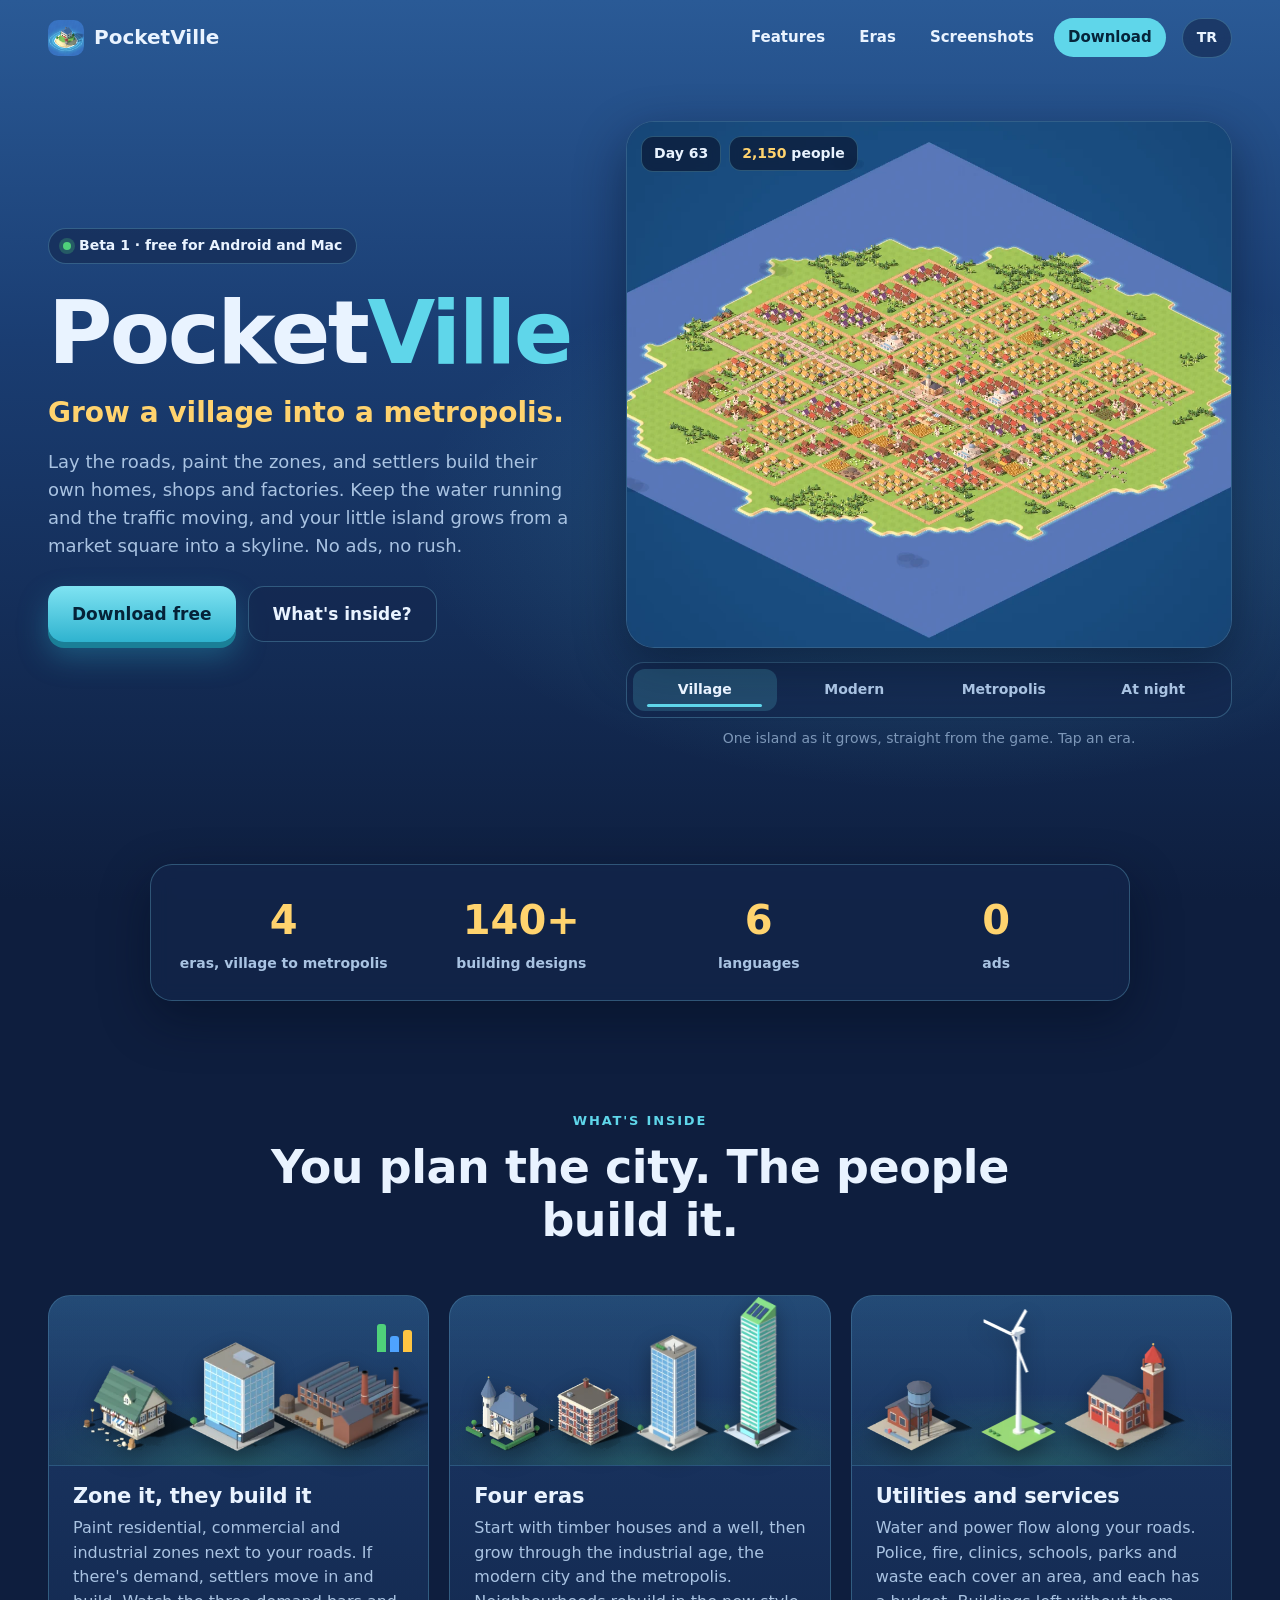
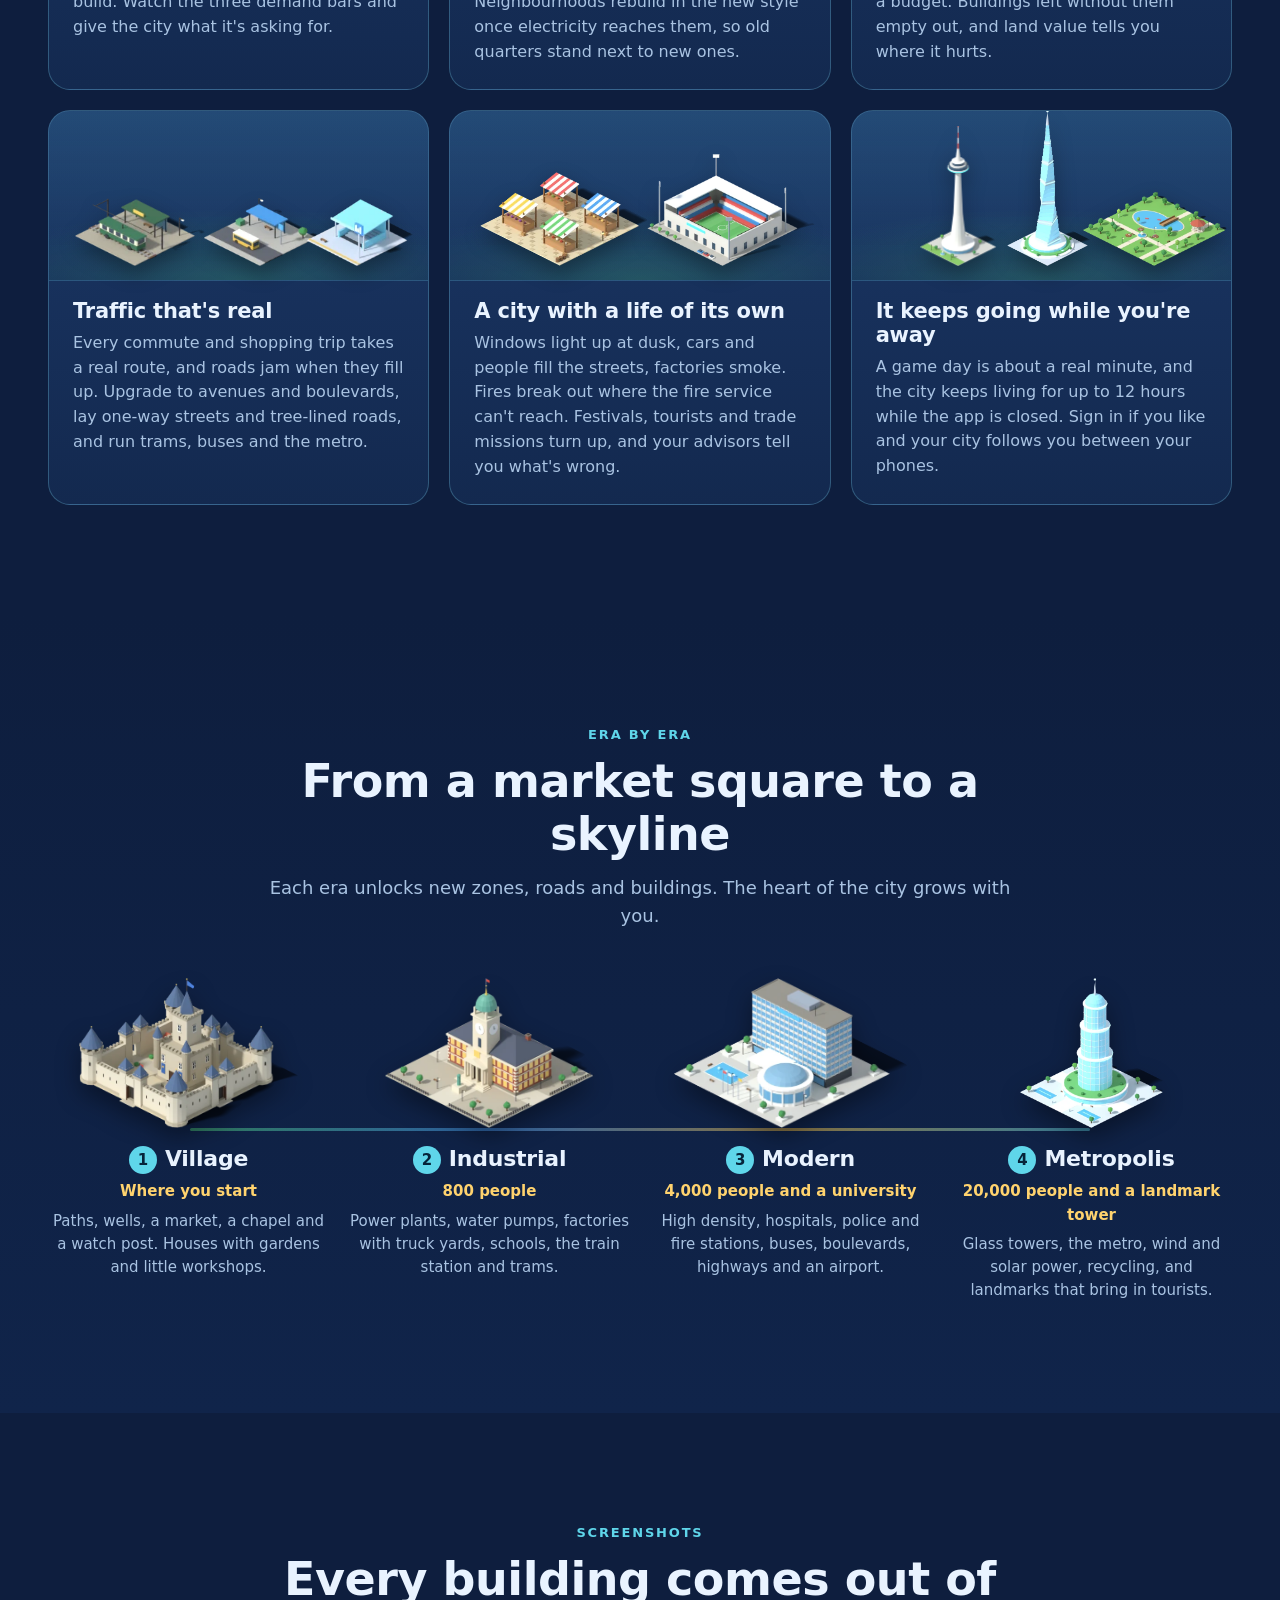
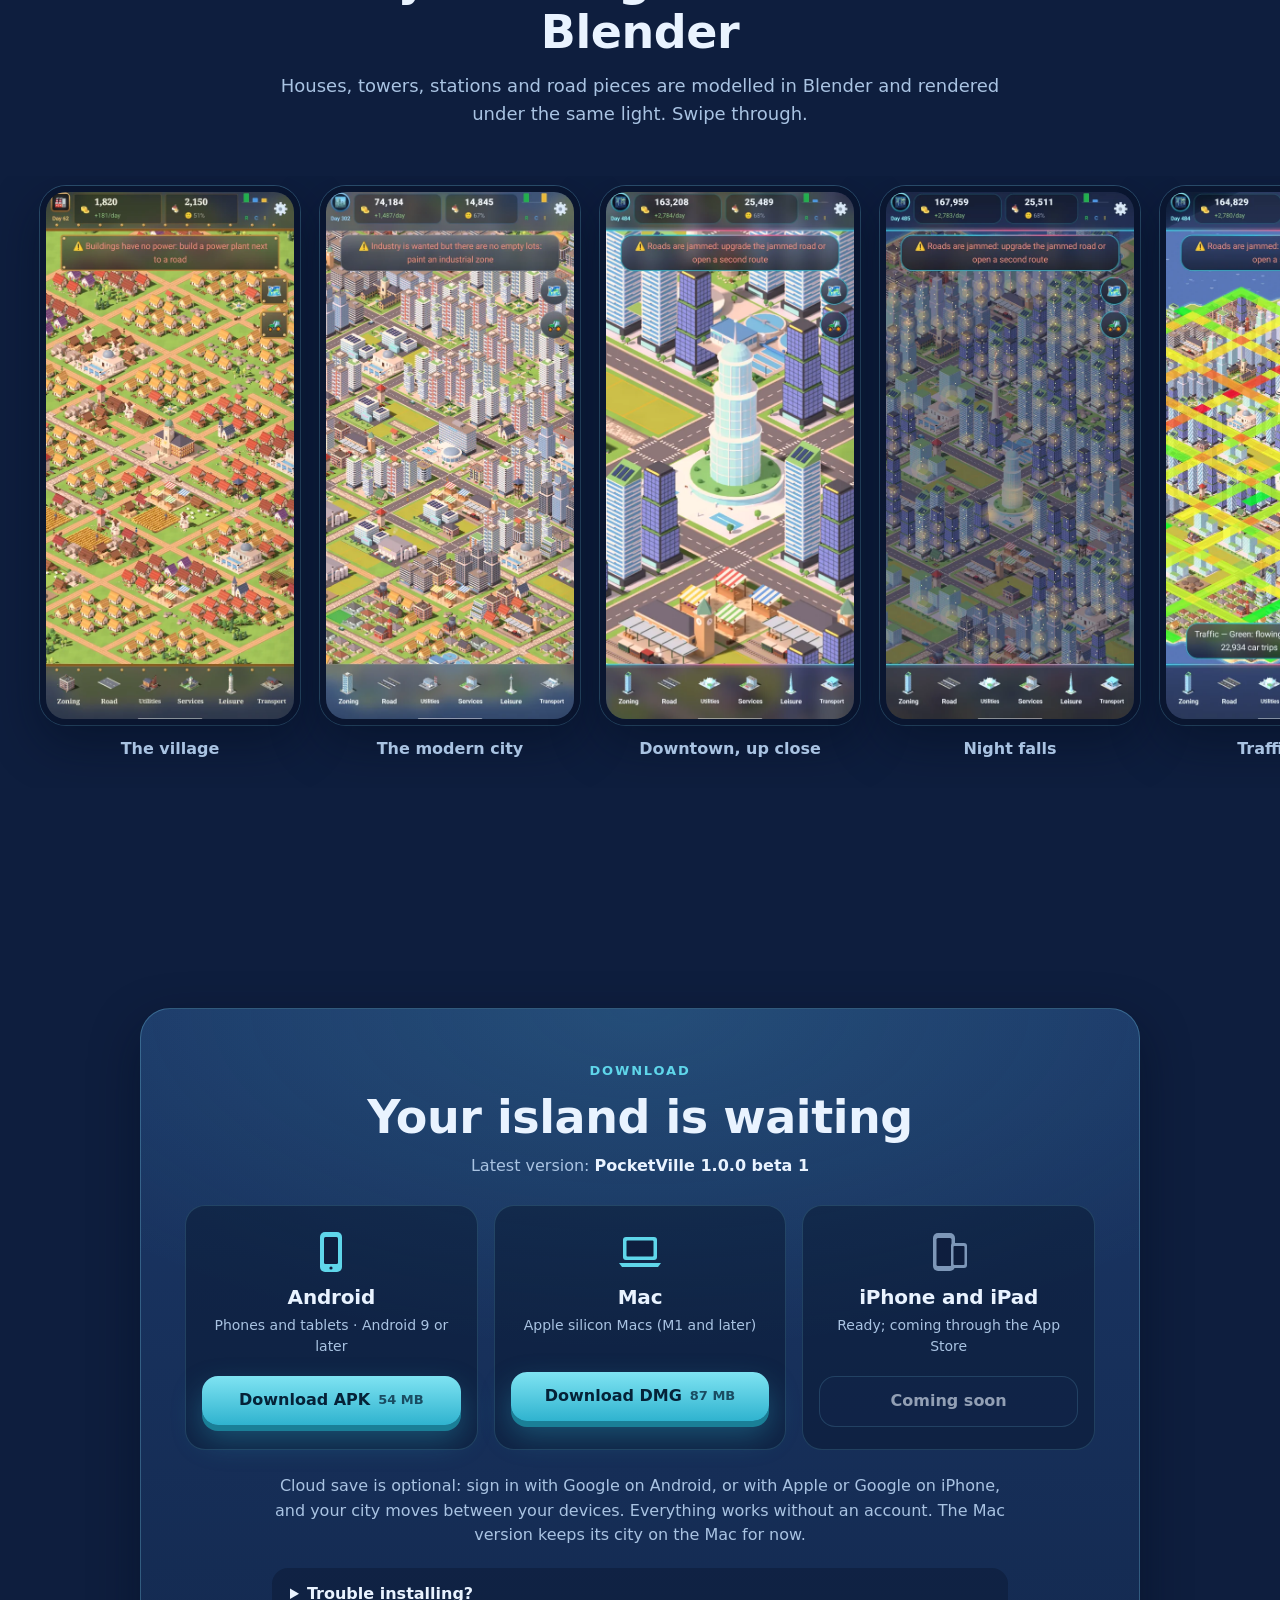
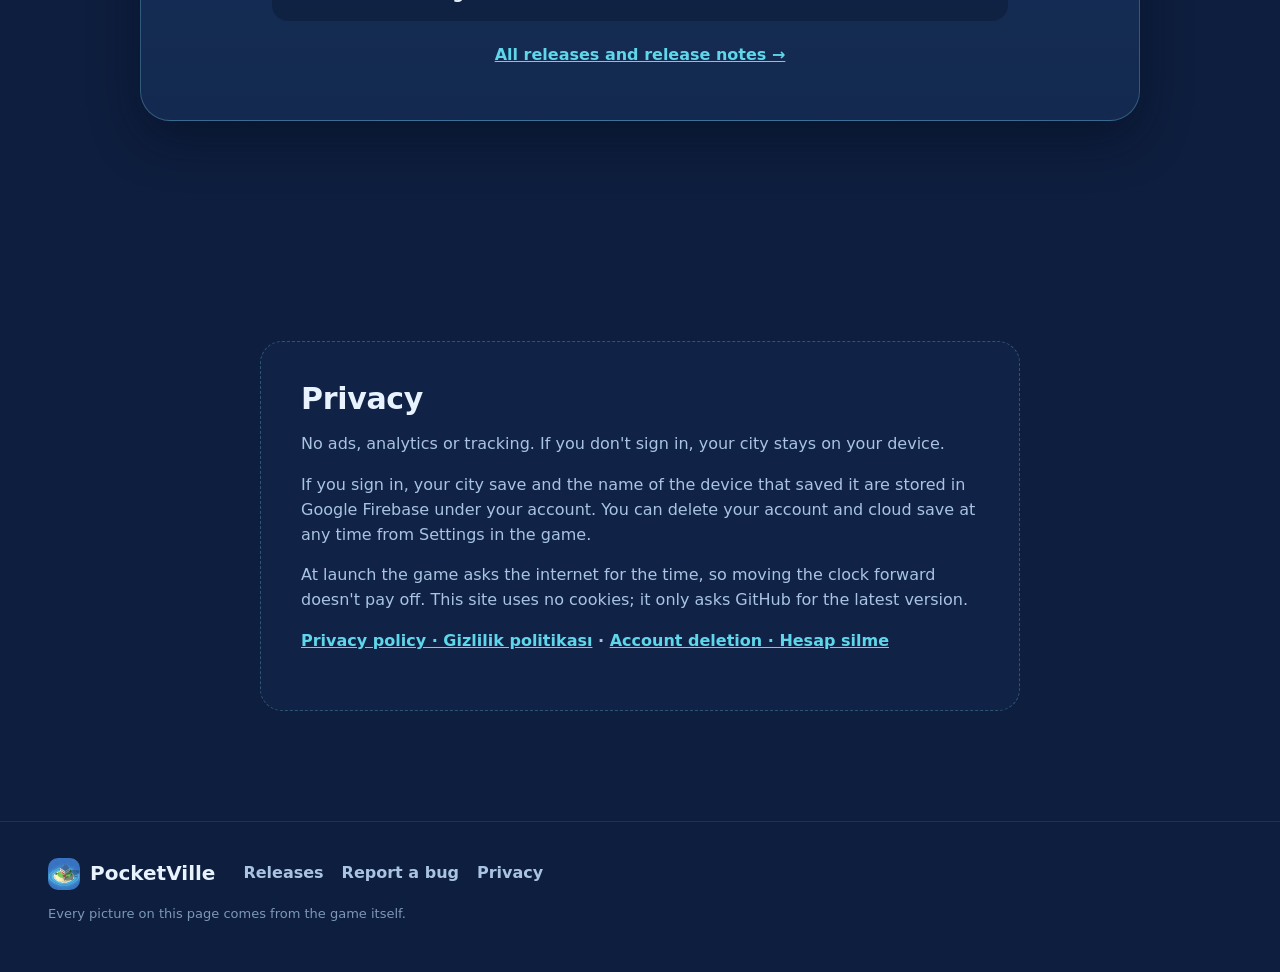
<file: docs/index.html>
<!doctype html>
<html lang="en">
<head>
<meta charset="utf-8">
<meta name="viewport" content="width=device-width, initial-scale=1, viewport-fit=cover">
<title>PocketVille — Grow a village into a metropolis</title>
<meta name="description" content="PocketVille is a city builder in your pocket: lay roads, paint zones and watch settlers build a village that grows into a metropolis. Free beta for Android and Mac. No ads.">
<meta name="theme-color" content="#0e1e3e">
<meta property="og:type" content="website">
<meta property="og:title" content="PocketVille — Grow a village into a metropolis">
<meta property="og:description" content="A city builder in your pocket. Lay roads, paint zones, and settlers build the rest. Free beta for Android and Mac, no ads.">
<meta property="og:image" content="https://serkantkn.github.io/PocketVille/assets/og.jpg">
<meta property="og:url" content="https://serkantkn.github.io/PocketVille/">
<meta name="twitter:card" content="summary_large_image">
<link rel="icon" href="assets/icon-64.png" type="image/png">
<link rel="apple-touch-icon" href="assets/icon-180.png">
<link rel="stylesheet" href="assets/site.css">
</head>
<body data-era="village">

<header class="hero" id="top">
  <div class="sky" aria-hidden="true"><div class="stars"></div><div class="glow"></div></div>

  <nav class="nav">
    <a class="brand" href="#top"><img src="assets/icon-64.png" alt="" width="36" height="36"><span>PocketVille</span></a>
    <div class="nav-links">
      <a href="#features" data-i18n="nav.features">Features</a>
      <a href="#eras" data-i18n="nav.eras">Eras</a>
      <a href="#gallery" data-i18n="nav.shots">Screenshots</a>
      <a href="#download" class="nav-cta" data-i18n="nav.download">Download</a>
    </div>
    <button class="pill lang-btn" id="langBtn" type="button" aria-label="Türkçe'ye geç">TR</button>
  </nav>

  <div class="hero-inner">
    <div class="hero-text">
      <p class="badge"><span class="dot"></span><span data-i18n="hero.badge">Beta 1 · free for Android and Mac</span></p>
      <h1 class="title">Pocket<span>Ville</span></h1>
      <p class="tagline" data-i18n="hero.tagline">Grow a village into a metropolis.</p>
      <p class="lead" data-i18n="hero.lead">Lay the roads, paint the zones, and settlers build their own homes, shops and factories. Keep the water running and the traffic moving, and your little island grows from a market square into a skyline. No ads, no rush.</p>
      <div class="cta">
        <a class="btn primary" href="#download" data-i18n="hero.cta">Download free</a>
        <a class="btn ghost" href="#features" data-i18n="hero.more">What's inside?</a>
      </div>
    </div>

    <figure class="viewer" id="viewer">
      <div class="viewer-frame">
        <img class="era-img" data-for="village" src="assets/eras/village.webp" width="1080" height="940" alt="A village of timber houses, fields and a market square on a small island" data-i18n-alt="era.villageAlt">
        <img class="era-img" data-for="modern" src="assets/eras/modern.webp" width="1080" height="940" alt="The same island in the modern era: apartment blocks and factories beside old village houses" data-i18n-alt="era.modernAlt" loading="lazy">
        <img class="era-img" data-for="metro" src="assets/eras/metro.webp" width="1080" height="940" alt="The island as a metropolis, covered in glass towers" data-i18n-alt="era.metroAlt" loading="lazy">
        <img class="era-img" data-for="night" src="assets/eras/night.webp" width="1080" height="940" alt="The metropolis at night, windows lit" data-i18n-alt="era.nightAlt" loading="lazy">
        <div class="viewer-hud" aria-live="polite">
          <span class="hud-day" id="hudDay">Day 62</span>
          <span class="hud-pop"><b id="hudPop">2,150</b> <span data-i18n="hud.people">people</span></span>
        </div>
      </div>
      <div class="era-tabs" role="tablist" aria-label="Eras">
        <button type="button" role="tab" data-era="village" aria-selected="true"><span data-i18n="era.village">Village</span></button>
        <button type="button" role="tab" data-era="modern" aria-selected="false"><span data-i18n="era.modern">Modern</span></button>
        <button type="button" role="tab" data-era="metro" aria-selected="false"><span data-i18n="era.metro">Metropolis</span></button>
        <button type="button" role="tab" data-era="night" aria-selected="false"><span data-i18n="era.night">At night</span></button>
      </div>
      <figcaption class="hint" data-i18n="hero.hint">One island as it grows, straight from the game. Tap an era.</figcaption>
    </figure>
  </div>
</header>

<main>
  <section class="stats" aria-label="At a glance">
    <ul>
      <li class="reveal"><b>4</b><span data-i18n="stats.eras">eras, village to metropolis</span></li>
      <li class="reveal"><b>140+</b><span data-i18n="stats.buildings">building designs</span></li>
      <li class="reveal"><b>6</b><span data-i18n="stats.langs">languages</span></li>
      <li class="reveal"><b>0</b><span data-i18n="stats.ads">ads</span></li>
    </ul>
  </section>

  <section class="features" id="features">
    <div class="section-head reveal">
      <p class="eyebrow" data-i18n="feat.eyebrow">What's inside</p>
      <h2 data-i18n="feat.title">You plan the city. The people build it.</h2>
    </div>
    <div class="cards">
      <article class="card reveal">
        <div class="art"><img src="assets/sprites/house_m_1.webp" alt="" style="--x:24%;--w:30%"><img src="assets/sprites/g_2_c_1_3_0.webp" alt="" style="--x:52%;--w:30%"><img src="assets/sprites/g_1_i_1_1_0_x.webp" alt="" style="--x:80%;--w:44%"></div>
        <div class="rci" aria-hidden="true"><i class="r"></i><i class="c"></i><i class="i"></i></div>
        <h3 data-i18n="f1.t">Zone it, they build it</h3>
        <p data-i18n="f1.d">Paint residential, commercial and industrial zones next to your roads. If there's demand, settlers move in and build. Watch the three demand bars and give the city what it's asking for.</p>
      </article>
      <article class="card reveal">
        <div class="art"><img src="assets/sprites/house_n_0.webp" alt="" style="--x:16%;--w:24%"><img src="assets/sprites/g_1_r_1_2_0.webp" alt="" style="--x:38%;--w:24%"><img src="assets/sprites/g_2_r_2_3_0.webp" alt="" style="--x:60%;--w:22%"><img src="assets/sprites/g_3_r_2_3_1.webp" alt="" style="--x:82%;--w:20%"></div>
        <h3 data-i18n="f2.t">Four eras</h3>
        <p data-i18n="f2.d">Start with timber houses and a well, then grow through the industrial age, the modern city and the metropolis. Neighbourhoods rebuild in the new style once electricity reaches them, so old quarters stand next to new ones.</p>
      </article>
      <article class="card reveal">
        <div class="art"><img src="assets/sprites/c_water_pump.webp" alt="" style="--x:18%;--w:28%"><img src="assets/sprites/c_wind_turbine.webp" alt="" style="--x:44%;--w:20%"><img src="assets/sprites/c_fire_station.webp" alt="" style="--x:72%;--w:32%"></div>
        <h3 data-i18n="f3.t">Utilities and services</h3>
        <p data-i18n="f3.d">Water and power flow along your roads. Police, fire, clinics, schools, parks and waste each cover an area, and each has a budget. Buildings left without them empty out, and land value tells you where it hurts.</p>
      </article>
      <article class="card reveal">
        <div class="art"><img src="assets/sprites/c_tram_stop.webp" alt="" style="--x:24%;--w:34%"><img src="assets/sprites/c_bus_stop.webp" alt="" style="--x:56%;--w:30%"><img src="assets/sprites/c_metro_station.webp" alt="" style="--x:82%;--w:28%"></div>
        <h3 data-i18n="f4.t">Traffic that's real</h3>
        <p data-i18n="f4.d">Every commute and shopping trip takes a real route, and roads jam when they fill up. Upgrade to avenues and boulevards, lay one-way streets and tree-lined roads, and run trams, buses and the metro.</p>
      </article>
      <article class="card reveal">
        <div class="art"><img src="assets/sprites/market.webp" alt="" style="--x:30%;--w:44%"><img src="assets/sprites/c_stadium.webp" alt="" style="--x:74%;--w:44%"></div>
        <h3 data-i18n="f5.t">A city with a life of its own</h3>
        <p data-i18n="f5.d">Windows light up at dusk, cars and people fill the streets, factories smoke. Fires break out where the fire service can't reach. Festivals, tourists and trade missions turn up, and your advisors tell you what's wrong.</p>
      </article>
      <article class="card reveal">
        <div class="art"><img src="assets/sprites/c_sky_tower.webp" alt="" style="--x:28%;--w:20%"><img src="assets/sprites/c_future_spire.webp" alt="" style="--x:52%;--w:22%"><img src="assets/sprites/c_central_park.webp" alt="" style="--x:80%;--w:38%"></div>
        <h3 data-i18n="f6.t">It keeps going while you're away</h3>
        <p data-i18n="f6.d">A game day is about a real minute, and the city keeps living for up to 12 hours while the app is closed. Sign in if you like and your city follows you between your phones.</p>
      </article>
    </div>
  </section>

  <section class="eras" id="eras">
    <div class="section-head reveal">
      <p class="eyebrow" data-i18n="eras.eyebrow">Era by era</p>
      <h2 data-i18n="eras.title">From a market square to a skyline</h2>
      <p class="sub" data-i18n="eras.sub">Each era unlocks new zones, roads and buildings. The heart of the city grows with you.</p>
    </div>
    <ol class="timeline">
      <li class="reveal"><img src="assets/sprites/castle.webp" alt="" width="529" height="362" loading="lazy"><h3 data-i18n="e1.t">Village</h3><p class="when" data-i18n="e1.w">Where you start</p><p data-i18n="e1.d">Paths, wells, a market, a chapel and a watch post. Houses with gardens and little workshops.</p></li>
      <li class="reveal"><img src="assets/sprites/hall_1.webp" alt="" width="470" height="338" loading="lazy"><h3 data-i18n="e2.t">Industrial</h3><p class="when" data-i18n="e2.w">800 people</p><p data-i18n="e2.d">Power plants, water pumps, factories with truck yards, schools, the train station and trams.</p></li>
      <li class="reveal"><img src="assets/sprites/hall_2.webp" alt="" width="506" height="327" loading="lazy"><h3 data-i18n="e3.t">Modern</h3><p class="when" data-i18n="e3.w">4,000 people and a university</p><p data-i18n="e3.d">High density, hospitals, police and fire stations, buses, boulevards, highways and an airport.</p></li>
      <li class="reveal"><img src="assets/sprites/hall_3.webp" alt="" width="469" height="495" loading="lazy"><h3 data-i18n="e4.t">Metropolis</h3><p class="when" data-i18n="e4.w">20,000 people and a landmark tower</p><p data-i18n="e4.d">Glass towers, the metro, wind and solar power, recycling, and landmarks that bring in tourists.</p></li>
    </ol>
  </section>

  <section class="gallery" id="gallery">
    <div class="section-head reveal">
      <p class="eyebrow" data-i18n="gal.eyebrow">Screenshots</p>
      <h2 data-i18n="gal.title">Every building comes out of Blender</h2>
      <p class="sub" data-i18n="gal.sub">Houses, towers, stations and road pieces are modelled in Blender and rendered under the same light. Swipe through.</p>
    </div>
    <div class="shots" id="shots">
      <figure class="reveal"><img src="assets/shots/village.webp" width="540" height="1145" loading="lazy" alt="Village era: timber houses, fields, a market and the town hall" data-i18n-alt="gal.a1"><figcaption data-i18n="gal.c1">The village</figcaption></figure>
      <figure class="reveal"><img src="assets/shots/modern.webp" width="540" height="1145" loading="lazy" alt="Modern era: apartment blocks and factories beside old village houses" data-i18n-alt="gal.a2"><figcaption data-i18n="gal.c2">The modern city</figcaption></figure>
      <figure class="reveal"><img src="assets/shots/close.webp" width="540" height="1145" loading="lazy" alt="Close-up of the civic centre, a glass tower beside a market and train station" data-i18n-alt="gal.a3"><figcaption data-i18n="gal.c3">Downtown, up close</figcaption></figure>
      <figure class="reveal"><img src="assets/shots/night.webp" width="540" height="1145" loading="lazy" alt="The metropolis at night with lit windows" data-i18n-alt="gal.a4"><figcaption data-i18n="gal.c4">Night falls</figcaption></figure>
      <figure class="reveal"><img src="assets/shots/traffic.webp" width="540" height="1145" loading="lazy" alt="Traffic layer: roads coloured green, yellow and red by load" data-i18n-alt="gal.a5"><figcaption data-i18n="gal.c5">Traffic layer</figcaption></figure>
      <figure class="reveal"><img src="assets/shots/advisors.webp" width="540" height="1145" loading="lazy" alt="Advisors window listing finance, utilities, safety, health, zoning, transport and environment" data-i18n-alt="gal.a6"><figcaption data-i18n="gal.c6">Your advisors</figcaption></figure>
    </div>
  </section>

  <section class="download" id="download">
    <div class="panel reveal">
      <p class="eyebrow" data-i18n="dl.eyebrow">Download</p>
      <h2 data-i18n="dl.title">Your island is waiting</h2>
      <p class="version"><span data-i18n="dl.version">Latest version:</span> <b id="relName">PocketVille 1.0.0 beta 1</b></p>
      <div class="platforms">
        <div class="platform">
          <svg viewBox="0 0 48 48" aria-hidden="true"><rect x="13" y="4" width="22" height="40" rx="5"/><rect x="17" y="9" width="14" height="27" rx="1.5" class="screen"/><circle cx="24" cy="40" r="1.6" class="screen"/></svg>
          <h3>Android</h3>
          <p data-i18n="dl.android">Phones and tablets · Android 9 or later</p>
          <a class="btn primary" id="apkLink" href="https://github.com/serkantkn/PocketVille/releases/download/v1.0.0_beta-1/PocketVille-1.0.0_beta-1.apk"><span data-i18n="dl.apk">Download APK</span> <small id="apkSize">54 MB</small></a>
        </div>
        <div class="platform">
          <svg viewBox="0 0 48 48" aria-hidden="true"><rect x="7" y="9" width="34" height="23" rx="3"/><rect x="10.5" y="12.5" width="27" height="16" rx="1" class="screen"/><path d="M3 35h42l-3 4H6z"/></svg>
          <h3>Mac</h3>
          <p data-i18n="dl.mac">Apple silicon Macs (M1 and later)</p>
          <a class="btn primary" id="dmgLink" href="https://github.com/serkantkn/PocketVille/releases/download/v1.0.0_beta-1/PocketVille-1.0.0_beta-1-mac.dmg"><span data-i18n="dl.dmg">Download DMG</span> <small id="dmgSize">87 MB</small></a>
        </div>
        <div class="platform soon">
          <svg viewBox="0 0 48 48" aria-hidden="true"><rect x="8" y="5" width="22" height="38" rx="5"/><rect x="11.5" y="10" width="15" height="28" rx="1.5" class="screen"/><rect x="26" y="15" width="16" height="25" rx="3"/><rect x="28.5" y="18" width="11" height="19" rx="1" class="screen"/></svg>
          <h3 data-i18n="dl.iosT">iPhone and iPad</h3>
          <p data-i18n="dl.ios">Ready; coming through the App Store</p>
          <span class="btn ghost disabled" data-i18n="dl.soon">Coming soon</span>
        </div>
      </div>
      <p class="sync" data-i18n="dl.sync">Cloud save is optional: sign in with Google on Android, or with Apple or Google on iPhone, and your city moves between your devices. Everything works without an account. The Mac version keeps its city on the Mac for now.</p>
      <details class="howto">
        <summary data-i18n="dl.howto">Trouble installing?</summary>
        <div class="howto-body">
          <p><b>Android:</b> <span data-i18n="dl.howA">Download the APK and open it. Your phone may ask you to allow installs from this source; allow it and finish the install.</span></p>
          <p><b>Mac:</b> <span data-i18n="dl.howM">Open the DMG and drag PocketVille into Applications. The app isn't notarized by Apple yet, so macOS stops it the first time: open System Settings → Privacy &amp; Security and press “Open Anyway” at the bottom.</span></p>
          <p data-i18n="dl.howB">This is a beta, so you may run into bugs. Opening an issue on GitHub helps a lot.</p>
        </div>
      </details>
      <p class="all"><a href="https://github.com/serkantkn/PocketVille/releases" data-i18n="dl.all">All releases and release notes →</a></p>
    </div>
  </section>

  <section class="privacy" id="privacy">
    <div class="note reveal">
      <h2 data-i18n="pv.title">Privacy</h2>
      <p data-i18n="pv.p1">No ads, analytics or tracking. If you don't sign in, your city stays on your device.</p>
      <p data-i18n="pv.p2">If you sign in, your city save and the name of the device that saved it are stored in Google Firebase under your account. You can delete your account and cloud save at any time from Settings in the game.</p>
      <p data-i18n="pv.p3">At launch the game asks the internet for the time, so moving the clock forward doesn't pay off. This site uses no cookies; it only asks GitHub for the latest version.</p>
      <p class="pv-links"><a href="privacy.html">Privacy policy · Gizlilik politikası</a> · <a href="account-deletion.html">Account deletion · Hesap silme</a></p>
    </div>
  </section>
</main>

<footer class="footer">
  <div class="footer-inner">
    <a class="brand" href="#top"><img src="assets/icon-64.png" alt="" width="32" height="32"><span>PocketVille</span></a>
    <nav>
      <a href="https://github.com/serkantkn/PocketVille/releases" data-i18n="ft.releases">Releases</a>
      <a href="https://github.com/serkantkn/PocketVille/issues" data-i18n="ft.issues">Report a bug</a>
      <a href="privacy.html" data-i18n="ft.privacy">Privacy</a>
    </nav>
    <p class="small" data-i18n="ft.note">Every picture on this page comes from the game itself.</p>
  </div>
</footer>

<script src="assets/site.js" defer></script>
</body>
</html>
</file>
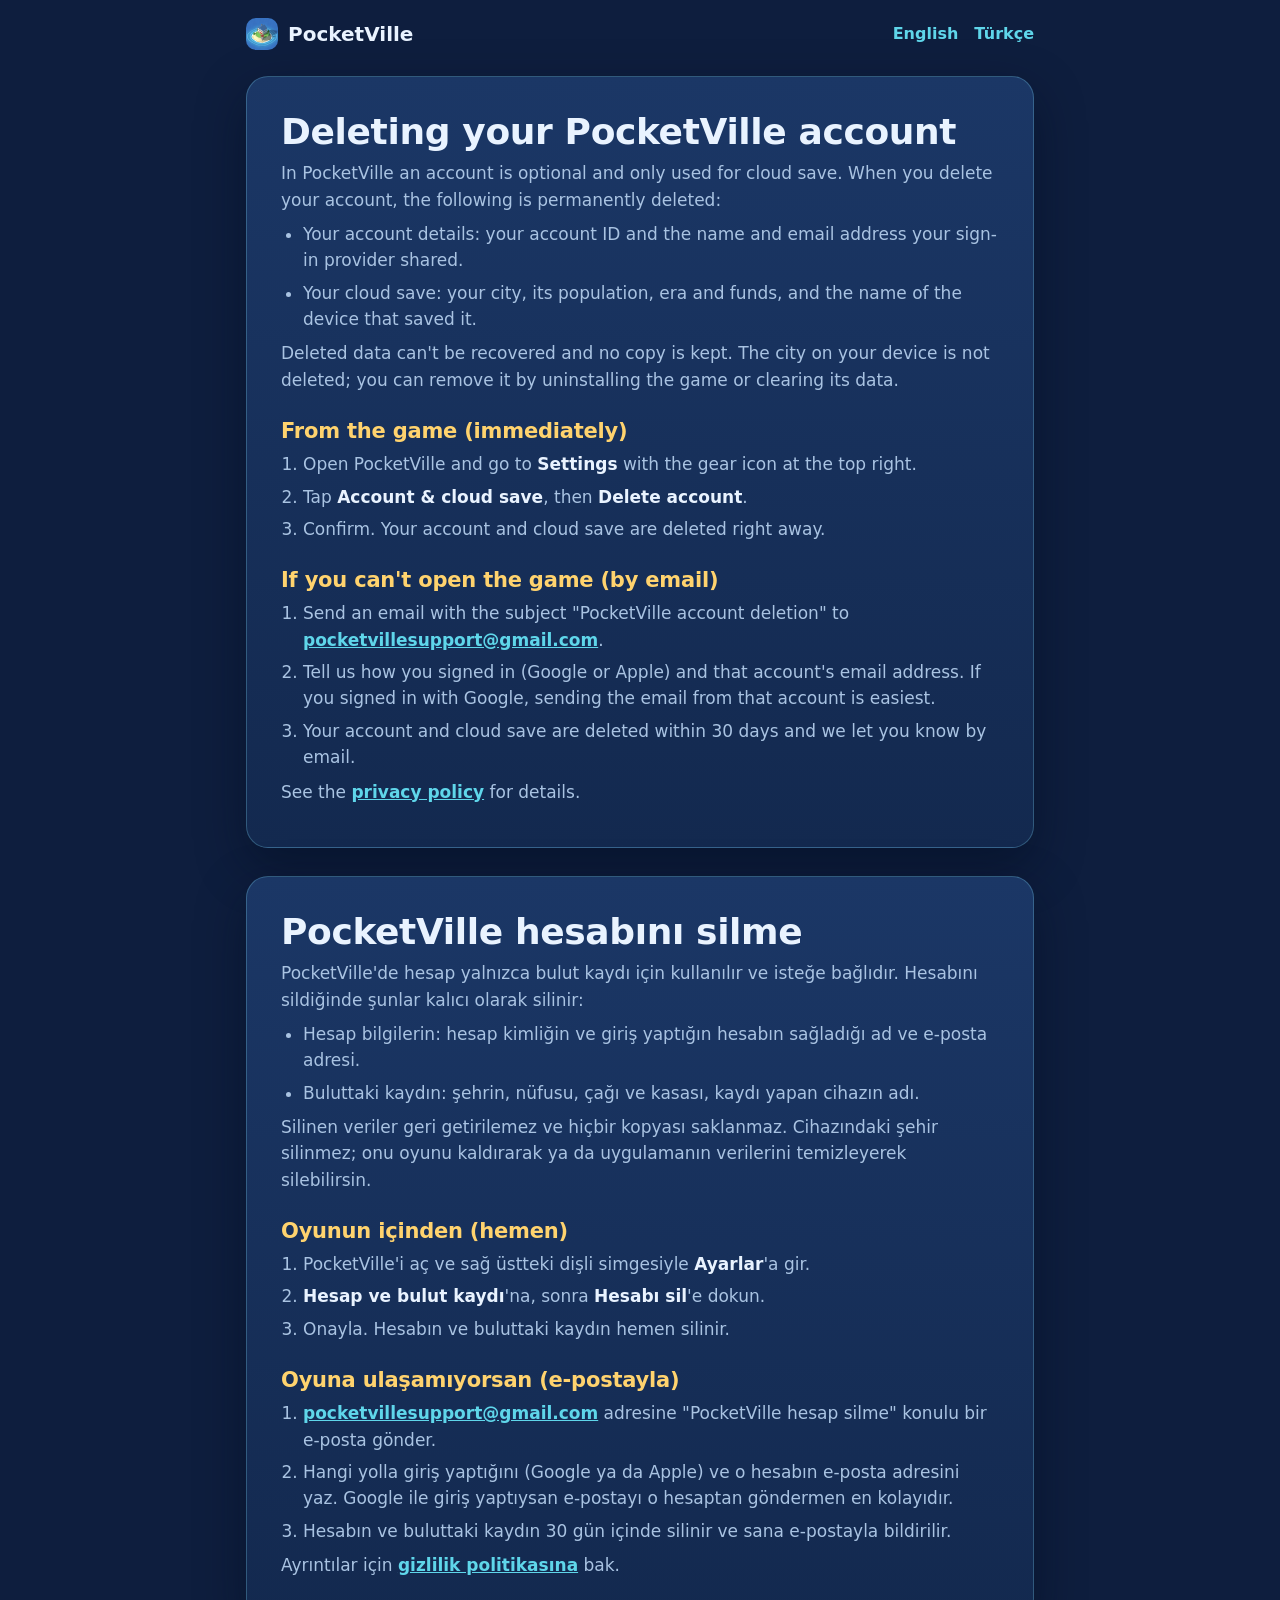
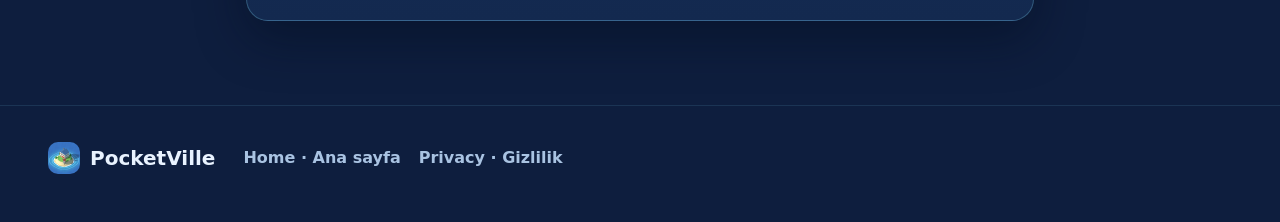
<file: docs/account-deletion.html>
<!doctype html>
<html lang="en">
<head>
<meta charset="utf-8">
<meta name="viewport" content="width=device-width, initial-scale=1, viewport-fit=cover">
<title>PocketVille — Account deletion</title>
<meta name="description" content="How to delete your PocketVille account and cloud save.">
<meta name="theme-color" content="#0e1e3e">
<link rel="icon" href="assets/icon-64.png" type="image/png">
<link rel="stylesheet" href="assets/site.css">
<link rel="stylesheet" href="assets/doc.css">
</head>
<body class="doc">

<header class="doc-head">
  <a class="brand" href="./"><img src="assets/icon-64.png" alt="" width="32" height="32"><span>PocketVille</span></a>
  <nav><a href="#en">English</a><a href="#tr">Türkçe</a></nav>
</header>

<main class="doc-main">
  <article id="en" lang="en">
    <h1>Deleting your PocketVille account</h1>
    <p>In PocketVille an account is optional and only used for cloud save. When you delete your account, the following is permanently deleted:</p>
    <ul>
      <li>Your account details: your account ID and the name and email address your sign-in provider shared.</li>
      <li>Your cloud save: your city, its population, era and funds, and the name of the device that saved it.</li>
    </ul>
    <p>Deleted data can't be recovered and no copy is kept. The city on your device is not deleted; you can remove it by uninstalling the game or clearing its data.</p>

    <h2>From the game (immediately)</h2>
    <ol>
      <li>Open PocketVille and go to <b>Settings</b> with the gear icon at the top right.</li>
      <li>Tap <b>Account &amp; cloud save</b>, then <b>Delete account</b>.</li>
      <li>Confirm. Your account and cloud save are deleted right away.</li>
    </ol>

    <h2>If you can't open the game (by email)</h2>
    <ol>
      <li>Send an email with the subject "PocketVille account deletion" to <a href="mailto:pocketvillesupport@gmail.com?subject=PocketVille%20account%20deletion">pocketvillesupport@gmail.com</a>.</li>
      <li>Tell us how you signed in (Google or Apple) and that account's email address. If you signed in with Google, sending the email from that account is easiest.</li>
      <li>Your account and cloud save are deleted within 30 days and we let you know by email.</li>
    </ol>
    <p>See the <a href="privacy.html">privacy policy</a> for details.</p>
  </article>

  <article id="tr" lang="tr">
    <h1>PocketVille hesabını silme</h1>
    <p>PocketVille'de hesap yalnızca bulut kaydı için kullanılır ve isteğe bağlıdır. Hesabını sildiğinde şunlar kalıcı olarak silinir:</p>
    <ul>
      <li>Hesap bilgilerin: hesap kimliğin ve giriş yaptığın hesabın sağladığı ad ve e-posta adresi.</li>
      <li>Buluttaki kaydın: şehrin, nüfusu, çağı ve kasası, kaydı yapan cihazın adı.</li>
    </ul>
    <p>Silinen veriler geri getirilemez ve hiçbir kopyası saklanmaz. Cihazındaki şehir silinmez; onu oyunu kaldırarak ya da uygulamanın verilerini temizleyerek silebilirsin.</p>

    <h2>Oyunun içinden (hemen)</h2>
    <ol>
      <li>PocketVille'i aç ve sağ üstteki dişli simgesiyle <b>Ayarlar</b>'a gir.</li>
      <li><b>Hesap ve bulut kaydı</b>'na, sonra <b>Hesabı sil</b>'e dokun.</li>
      <li>Onayla. Hesabın ve buluttaki kaydın hemen silinir.</li>
    </ol>

    <h2>Oyuna ulaşamıyorsan (e-postayla)</h2>
    <ol>
      <li><a href="mailto:pocketvillesupport@gmail.com?subject=PocketVille%20hesap%20silme">pocketvillesupport@gmail.com</a> adresine "PocketVille hesap silme" konulu bir e-posta gönder.</li>
      <li>Hangi yolla giriş yaptığını (Google ya da Apple) ve o hesabın e-posta adresini yaz. Google ile giriş yaptıysan e-postayı o hesaptan göndermen en kolayıdır.</li>
      <li>Hesabın ve buluttaki kaydın 30 gün içinde silinir ve sana e-postayla bildirilir.</li>
    </ol>
    <p>Ayrıntılar için <a href="privacy.html#tr">gizlilik politikasına</a> bak.</p>
  </article>
</main>

<footer class="footer">
  <div class="footer-inner">
    <a class="brand" href="./"><img src="assets/icon-64.png" alt="" width="32" height="32"><span>PocketVille</span></a>
    <nav>
      <a href="./">Home · Ana sayfa</a>
      <a href="privacy.html">Privacy · Gizlilik</a>
    </nav>
  </div>
</footer>
</body>
</html>
</file>
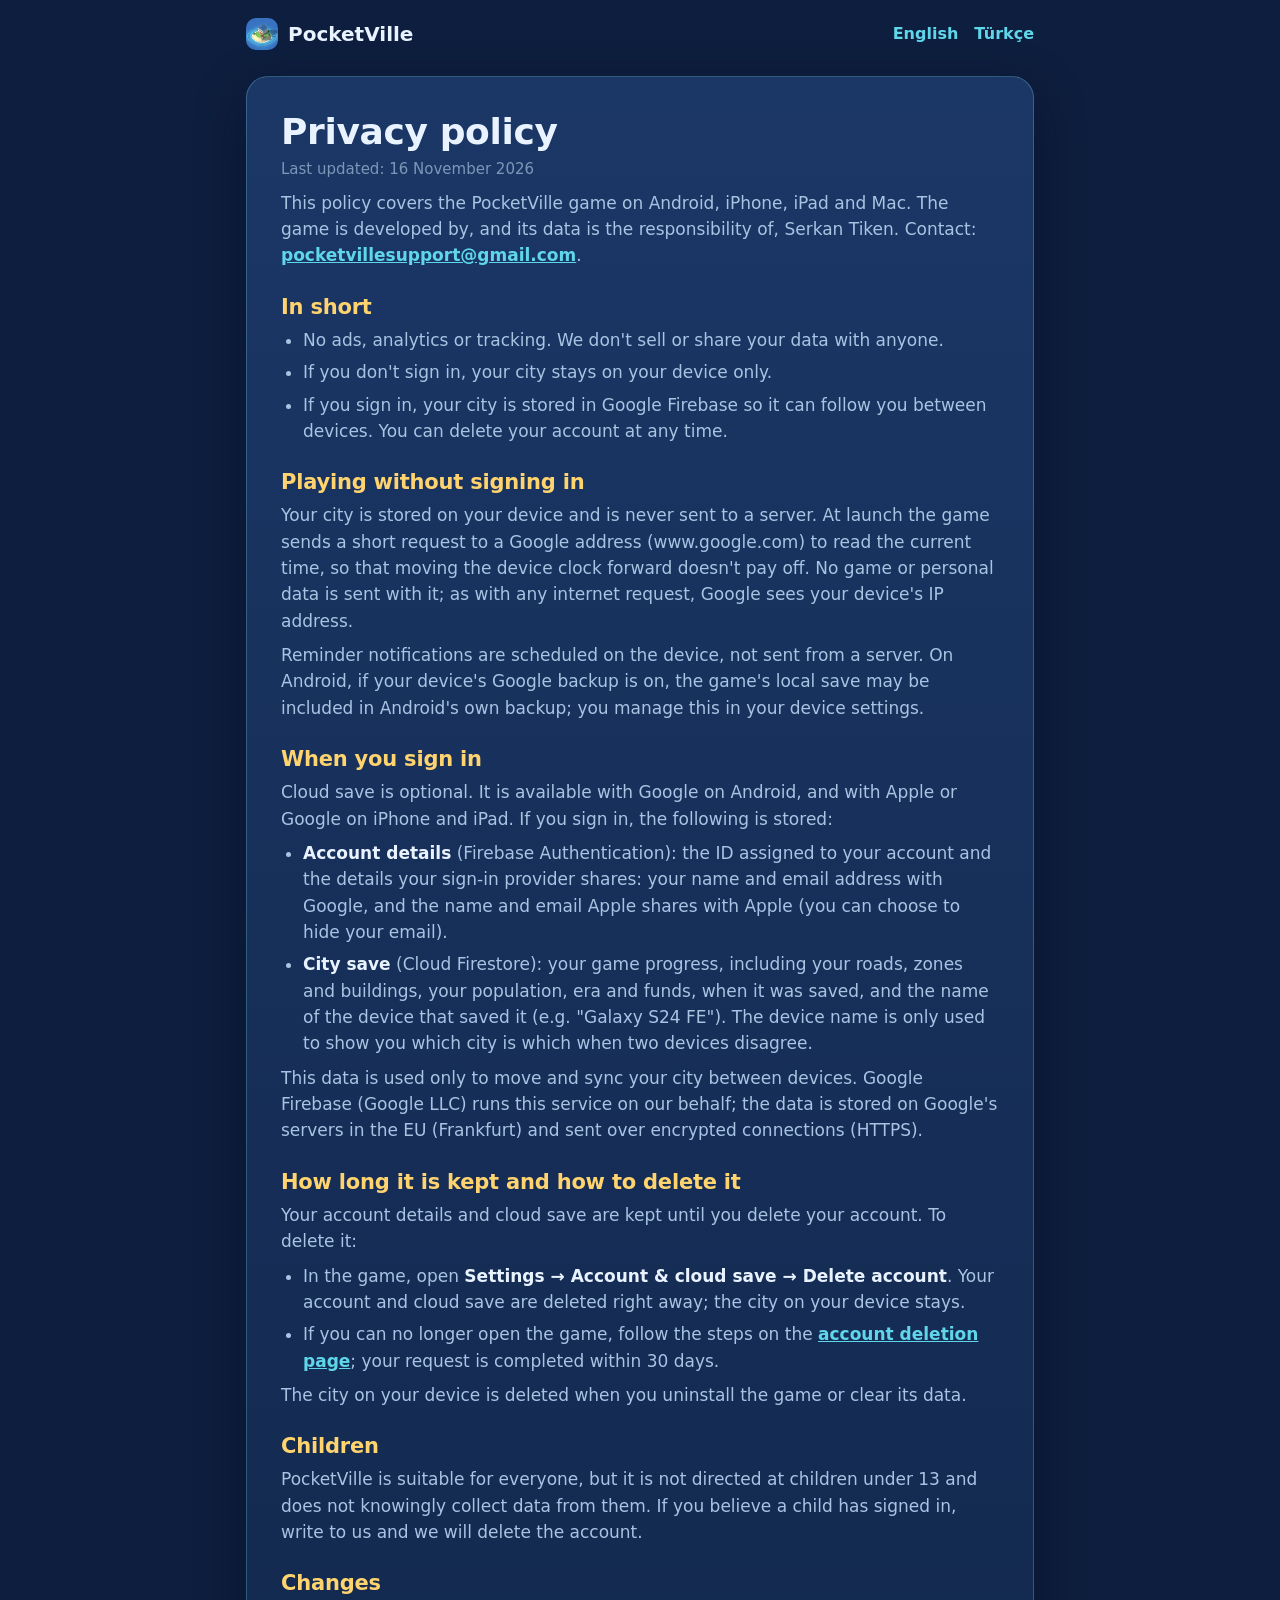
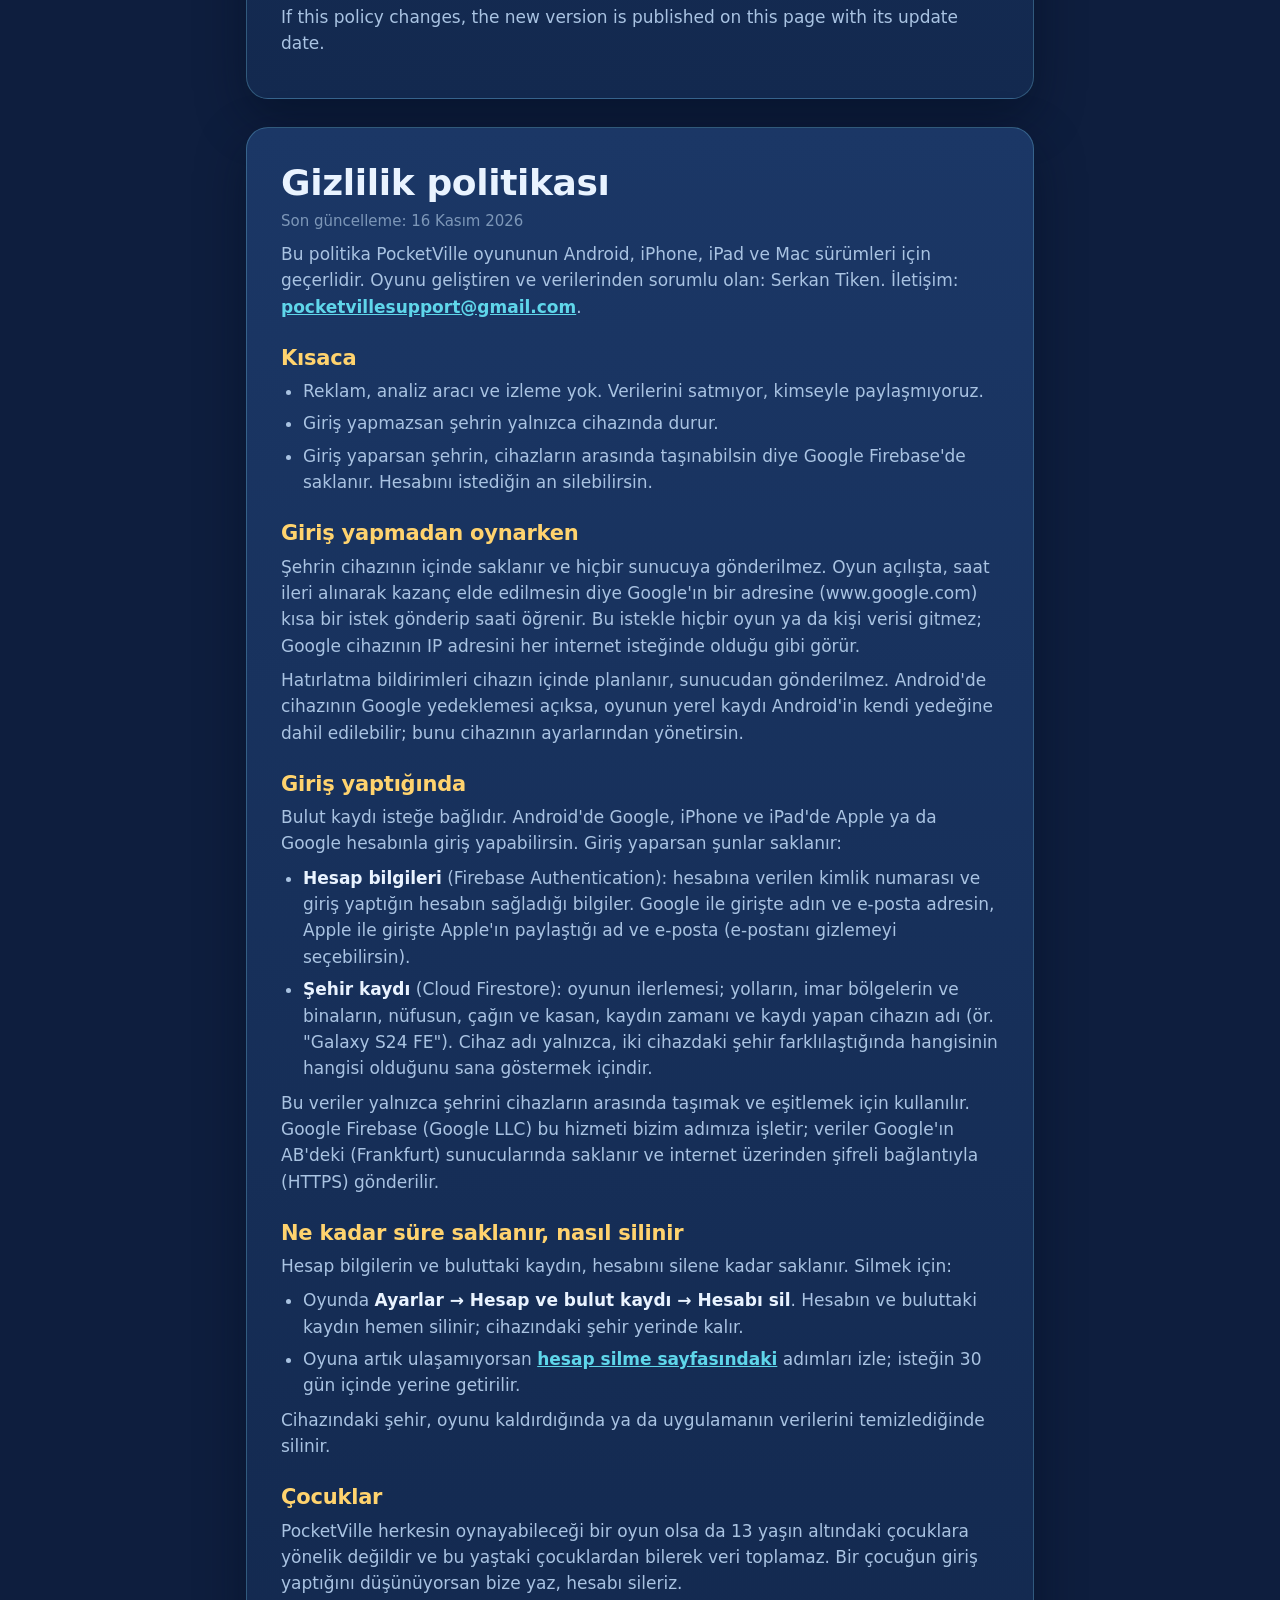
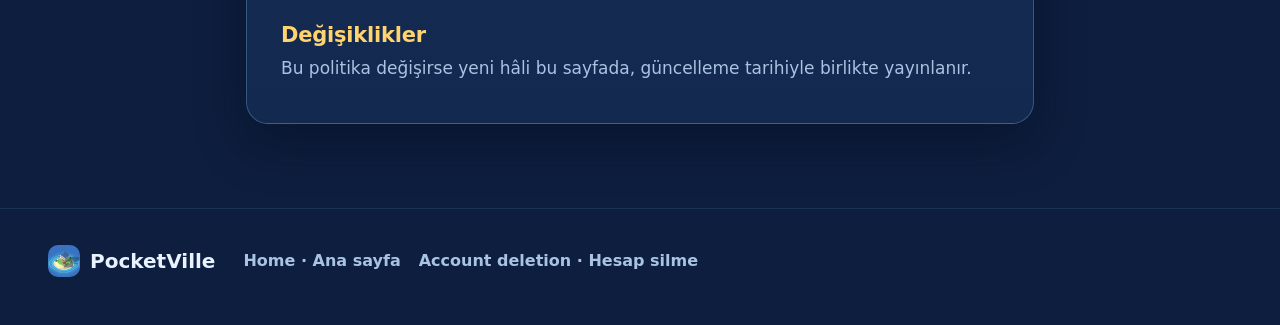
<file: docs/privacy.html>
<!doctype html>
<html lang="en">
<head>
<meta charset="utf-8">
<meta name="viewport" content="width=device-width, initial-scale=1, viewport-fit=cover">
<title>PocketVille — Privacy policy</title>
<meta name="description" content="PocketVille privacy policy: what data is stored, where, for how long, and how to delete it.">
<meta name="theme-color" content="#0e1e3e">
<link rel="icon" href="assets/icon-64.png" type="image/png">
<link rel="stylesheet" href="assets/site.css">
<link rel="stylesheet" href="assets/doc.css">
</head>
<body class="doc">

<header class="doc-head">
  <a class="brand" href="./"><img src="assets/icon-64.png" alt="" width="32" height="32"><span>PocketVille</span></a>
  <nav><a href="#en">English</a><a href="#tr">Türkçe</a></nav>
</header>

<main class="doc-main">
  <article id="en" lang="en">
    <h1>Privacy policy</h1>
    <p class="meta">Last updated: 16 November 2026</p>

    <p>This policy covers the PocketVille game on Android, iPhone, iPad and Mac. The game is developed by, and its data is the responsibility of, Serkan Tiken. Contact: <a href="mailto:pocketvillesupport@gmail.com">pocketvillesupport@gmail.com</a>.</p>

    <h2>In short</h2>
    <ul>
      <li>No ads, analytics or tracking. We don't sell or share your data with anyone.</li>
      <li>If you don't sign in, your city stays on your device only.</li>
      <li>If you sign in, your city is stored in Google Firebase so it can follow you between devices. You can delete your account at any time.</li>
    </ul>

    <h2>Playing without signing in</h2>
    <p>Your city is stored on your device and is never sent to a server. At launch the game sends a short request to a Google address (www.google.com) to read the current time, so that moving the device clock forward doesn't pay off. No game or personal data is sent with it; as with any internet request, Google sees your device's IP address.</p>
    <p>Reminder notifications are scheduled on the device, not sent from a server. On Android, if your device's Google backup is on, the game's local save may be included in Android's own backup; you manage this in your device settings.</p>

    <h2>When you sign in</h2>
    <p>Cloud save is optional. It is available with Google on Android, and with Apple or Google on iPhone and iPad. If you sign in, the following is stored:</p>
    <ul>
      <li><b>Account details</b> (Firebase Authentication): the ID assigned to your account and the details your sign-in provider shares: your name and email address with Google, and the name and email Apple shares with Apple (you can choose to hide your email).</li>
      <li><b>City save</b> (Cloud Firestore): your game progress, including your roads, zones and buildings, your population, era and funds, when it was saved, and the name of the device that saved it (e.g. "Galaxy S24 FE"). The device name is only used to show you which city is which when two devices disagree.</li>
    </ul>
    <p>This data is used only to move and sync your city between devices. Google Firebase (Google LLC) runs this service on our behalf; the data is stored on Google's servers in the EU (Frankfurt) and sent over encrypted connections (HTTPS).</p>

    <h2>How long it is kept and how to delete it</h2>
    <p>Your account details and cloud save are kept until you delete your account. To delete it:</p>
    <ul>
      <li>In the game, open <b>Settings → Account &amp; cloud save → Delete account</b>. Your account and cloud save are deleted right away; the city on your device stays.</li>
      <li>If you can no longer open the game, follow the steps on the <a href="account-deletion.html">account deletion page</a>; your request is completed within 30 days.</li>
    </ul>
    <p>The city on your device is deleted when you uninstall the game or clear its data.</p>

    <h2>Children</h2>
    <p>PocketVille is suitable for everyone, but it is not directed at children under 13 and does not knowingly collect data from them. If you believe a child has signed in, write to us and we will delete the account.</p>

    <h2>Changes</h2>
    <p>If this policy changes, the new version is published on this page with its update date.</p>
  </article>

  <article id="tr" lang="tr">
    <h1>Gizlilik politikası</h1>
    <p class="meta">Son güncelleme: 16 Kasım 2026</p>

    <p>Bu politika PocketVille oyununun Android, iPhone, iPad ve Mac sürümleri için geçerlidir. Oyunu geliştiren ve verilerinden sorumlu olan: Serkan Tiken. İletişim: <a href="mailto:pocketvillesupport@gmail.com">pocketvillesupport@gmail.com</a>.</p>

    <h2>Kısaca</h2>
    <ul>
      <li>Reklam, analiz aracı ve izleme yok. Verilerini satmıyor, kimseyle paylaşmıyoruz.</li>
      <li>Giriş yapmazsan şehrin yalnızca cihazında durur.</li>
      <li>Giriş yaparsan şehrin, cihazların arasında taşınabilsin diye Google Firebase'de saklanır. Hesabını istediğin an silebilirsin.</li>
    </ul>

    <h2>Giriş yapmadan oynarken</h2>
    <p>Şehrin cihazının içinde saklanır ve hiçbir sunucuya gönderilmez. Oyun açılışta, saat ileri alınarak kazanç elde edilmesin diye Google'ın bir adresine (www.google.com) kısa bir istek gönderip saati öğrenir. Bu istekle hiçbir oyun ya da kişi verisi gitmez; Google cihazının IP adresini her internet isteğinde olduğu gibi görür.</p>
    <p>Hatırlatma bildirimleri cihazın içinde planlanır, sunucudan gönderilmez. Android'de cihazının Google yedeklemesi açıksa, oyunun yerel kaydı Android'in kendi yedeğine dahil edilebilir; bunu cihazının ayarlarından yönetirsin.</p>

    <h2>Giriş yaptığında</h2>
    <p>Bulut kaydı isteğe bağlıdır. Android'de Google, iPhone ve iPad'de Apple ya da Google hesabınla giriş yapabilirsin. Giriş yaparsan şunlar saklanır:</p>
    <ul>
      <li><b>Hesap bilgileri</b> (Firebase Authentication): hesabına verilen kimlik numarası ve giriş yaptığın hesabın sağladığı bilgiler. Google ile girişte adın ve e-posta adresin, Apple ile girişte Apple'ın paylaştığı ad ve e-posta (e-postanı gizlemeyi seçebilirsin).</li>
      <li><b>Şehir kaydı</b> (Cloud Firestore): oyunun ilerlemesi; yolların, imar bölgelerin ve binaların, nüfusun, çağın ve kasan, kaydın zamanı ve kaydı yapan cihazın adı (ör. "Galaxy S24 FE"). Cihaz adı yalnızca, iki cihazdaki şehir farklılaştığında hangisinin hangisi olduğunu sana göstermek içindir.</li>
    </ul>
    <p>Bu veriler yalnızca şehrini cihazların arasında taşımak ve eşitlemek için kullanılır. Google Firebase (Google LLC) bu hizmeti bizim adımıza işletir; veriler Google'ın AB'deki (Frankfurt) sunucularında saklanır ve internet üzerinden şifreli bağlantıyla (HTTPS) gönderilir.</p>

    <h2>Ne kadar süre saklanır, nasıl silinir</h2>
    <p>Hesap bilgilerin ve buluttaki kaydın, hesabını silene kadar saklanır. Silmek için:</p>
    <ul>
      <li>Oyunda <b>Ayarlar → Hesap ve bulut kaydı → Hesabı sil</b>. Hesabın ve buluttaki kaydın hemen silinir; cihazındaki şehir yerinde kalır.</li>
      <li>Oyuna artık ulaşamıyorsan <a href="account-deletion.html#tr">hesap silme sayfasındaki</a> adımları izle; isteğin 30 gün içinde yerine getirilir.</li>
    </ul>
    <p>Cihazındaki şehir, oyunu kaldırdığında ya da uygulamanın verilerini temizlediğinde silinir.</p>

    <h2>Çocuklar</h2>
    <p>PocketVille herkesin oynayabileceği bir oyun olsa da 13 yaşın altındaki çocuklara yönelik değildir ve bu yaştaki çocuklardan bilerek veri toplamaz. Bir çocuğun giriş yaptığını düşünüyorsan bize yaz, hesabı sileriz.</p>

    <h2>Değişiklikler</h2>
    <p>Bu politika değişirse yeni hâli bu sayfada, güncelleme tarihiyle birlikte yayınlanır.</p>
  </article>
</main>

<footer class="footer">
  <div class="footer-inner">
    <a class="brand" href="./"><img src="assets/icon-64.png" alt="" width="32" height="32"><span>PocketVille</span></a>
    <nav>
      <a href="./">Home · Ana sayfa</a>
      <a href="account-deletion.html">Account deletion · Hesap silme</a>
    </nav>
  </div>
</footer>
</body>
</html>
</file>
<file: docs/assets/site.css>
/* PocketVille tanıtım sitesi. Renkler oyunun gece mavisi arayüzünden. */
:root {
  --ink: #e9f3ff;
  --ink-soft: #a9c3e2;
  --ink-dim: #7d97b8;
  --navy: #0e1e3e;
  --navy-2: #13294f;
  --navy-3: #1b3766;
  --glass: rgba(20, 40, 78, .62);
  --glass-line: rgba(126, 214, 240, .28);
  --cyan: #5fd6ea;
  --cyan-2: #2fb3cf;
  --gold: #ffd36e;
  --r: #4fd17a;
  --c: #4ea3ff;
  --i: #ffc542;
  --radius: 22px;
  --shadow: 0 18px 50px rgba(3, 10, 28, .45);
  --font: ui-rounded, "SF Pro Rounded", "Segoe UI", system-ui, -apple-system, Roboto, "Helvetica Neue", Arial, sans-serif;
  color-scheme: dark;
}

* { box-sizing: border-box; }
html { scroll-behavior: smooth; -webkit-text-size-adjust: 100%; }
body {
  margin: 0;
  font-family: var(--font);
  color: var(--ink);
  background: var(--navy);
  line-height: 1.55;
  overflow-x: hidden;
}
img { max-width: 100%; display: block; }
a { color: var(--cyan); }
h1, h2, h3 { line-height: 1.15; margin: 0; letter-spacing: -.01em; }

/* ---------- Üst bölüm ---------- */
.hero {
  position: relative;
  min-height: 100vh;
  padding: 0 clamp(16px, 4vw, 48px) 72px;
  overflow: hidden;
  isolation: isolate;
}
.sky {
  position: absolute; inset: 0; z-index: -1;
  background: linear-gradient(180deg, #2a5a96 0%, #1a3d72 38%, var(--navy) 100%);
  transition: background 1.2s ease;
}
body[data-era="modern"] .sky { background: linear-gradient(180deg, #2c6aa8 0%, #1b4378 40%, var(--navy) 100%); }
body[data-era="metro"] .sky { background: linear-gradient(180deg, #3a78b8 0%, #1d4a85 40%, var(--navy) 100%); }
body[data-era="night"] .sky { background: linear-gradient(180deg, #060d22 0%, #0b1834 45%, var(--navy) 100%); }
.stars {
  position: absolute; inset: 0;
  background-image:
    radial-gradient(1.5px 1.5px at 12% 18%, #fff 50%, transparent 51%),
    radial-gradient(1px 1px at 27% 8%, #fff 50%, transparent 51%),
    radial-gradient(1.5px 1.5px at 44% 22%, #fff 50%, transparent 51%),
    radial-gradient(1px 1px at 63% 12%, #fff 50%, transparent 51%),
    radial-gradient(1.5px 1.5px at 78% 28%, #fff 50%, transparent 51%),
    radial-gradient(1px 1px at 88% 6%, #fff 50%, transparent 51%),
    radial-gradient(1px 1px at 6% 40%, #fff 50%, transparent 51%),
    radial-gradient(1.5px 1.5px at 54% 4%, #fff 50%, transparent 51%),
    radial-gradient(1px 1px at 95% 44%, #fff 50%, transparent 51%),
    radial-gradient(1px 1px at 36% 36%, #fff 50%, transparent 51%);
  opacity: 0; transition: opacity 1.2s ease;
}
body[data-era="night"] .stars { opacity: .9; animation: twinkle 5s ease-in-out infinite alternate; }
@keyframes twinkle { to { opacity: .55; } }
.glow {
  position: absolute; left: 50%; top: 58%; width: 120vmax; height: 60vmax;
  transform: translate(-30%, -50%);
  background: radial-gradient(closest-side, rgba(95, 214, 234, .22), transparent 70%);
}
body[data-era="night"] .glow { background: radial-gradient(closest-side, rgba(255, 211, 110, .16), transparent 70%); }

.nav {
  display: flex; align-items: center; gap: 16px;
  max-width: 1200px; margin: 0 auto; padding: 18px 0;
}
.brand { display: flex; align-items: center; gap: 10px; color: var(--ink); text-decoration: none; font-weight: 800; font-size: 20px; }
.brand img { border-radius: 10px; }
.nav-links { display: flex; gap: 6px; margin-left: auto; }
.nav-links a {
  color: var(--ink); text-decoration: none; font-weight: 700; font-size: 15px;
  padding: 8px 14px; border-radius: 999px;
}
.nav-links a:hover { background: rgba(255, 255, 255, .1); }
.nav-links .nav-cta { background: var(--cyan); color: #06243a; }
.nav-links .nav-cta:hover { background: #8be6f4; }
.pill {
  font: inherit; font-weight: 800; font-size: 14px; color: var(--ink);
  background: var(--glass); border: 1px solid var(--glass-line);
  padding: 8px 14px; border-radius: 999px; cursor: pointer;
  backdrop-filter: blur(8px); -webkit-backdrop-filter: blur(8px);
}
.pill:hover { border-color: var(--cyan); }

.hero-inner {
  max-width: 1200px; margin: 0 auto;
  display: grid; grid-template-columns: minmax(0, 1fr) minmax(0, 1.15fr);
  gap: clamp(24px, 4vw, 56px); align-items: center;
  padding-top: clamp(16px, 5vh, 56px);
}
.badge {
  display: inline-flex; align-items: center; gap: 8px; margin: 0 0 18px;
  padding: 6px 14px; border-radius: 999px; font-weight: 700; font-size: 14px;
  background: var(--glass); border: 1px solid var(--glass-line);
}
.badge .dot { width: 8px; height: 8px; border-radius: 50%; background: var(--r); box-shadow: 0 0 0 4px rgba(79, 209, 122, .25); animation: pulse 2s infinite; }
@keyframes pulse { 50% { box-shadow: 0 0 0 7px rgba(79, 209, 122, 0); } }
.title { font-size: clamp(48px, 8vw, 88px); font-weight: 900; letter-spacing: -.03em; }
.title span { color: var(--cyan); }
.tagline { font-size: clamp(20px, 2.6vw, 28px); font-weight: 800; margin: 8px 0 14px; color: var(--gold); }
.lead { font-size: 18px; color: var(--ink-soft); margin: 0 0 26px; max-width: 34em; }
.cta { display: flex; flex-wrap: wrap; gap: 12px; }
.btn {
  display: inline-flex; align-items: center; justify-content: center; gap: 8px;
  font: inherit; font-weight: 800; font-size: 17px; text-decoration: none;
  padding: 14px 24px; border-radius: 16px; border: 0; cursor: pointer;
  transition: transform .15s ease, box-shadow .15s ease, background .15s ease;
}
.btn small { font-weight: 700; opacity: .75; font-size: 13px; }
.btn.primary { background: linear-gradient(180deg, #7fe3f2, var(--cyan-2)); color: #052238; box-shadow: 0 6px 0 #1a7f97, 0 14px 30px rgba(47, 179, 207, .35); }
.btn.primary:hover { transform: translateY(-2px); }
.btn.primary:active { transform: translateY(3px); box-shadow: 0 2px 0 #1a7f97; }
.btn.ghost { color: var(--ink); background: var(--glass); border: 1px solid var(--glass-line); }
.btn.ghost:hover { border-color: var(--cyan); }
.btn.disabled { opacity: .6; cursor: default; pointer-events: none; }

/* Çağ görüntüleyici */
.viewer { margin: 0; }
.viewer-frame {
  position: relative; aspect-ratio: 1080 / 940;
  border-radius: 28px; overflow: hidden;
  border: 1px solid var(--glass-line);
  box-shadow: var(--shadow), inset 0 0 0 1px rgba(255, 255, 255, .05);
  background: #133061;
  animation: float 7s ease-in-out infinite;
}
@keyframes float { 50% { transform: translateY(-8px); } }
.era-img {
  position: absolute; inset: 0; width: 100%; height: 100%; object-fit: cover;
  opacity: 0; transform: scale(1.03);
  transition: opacity .9s ease, transform 4s ease;
}
.era-img.on { opacity: 1; transform: scale(1); }
.viewer-hud {
  position: absolute; left: 14px; top: 14px; display: flex; gap: 8px; flex-wrap: wrap;
}
.viewer-hud > span {
  background: rgba(10, 24, 52, .72); border: 1px solid var(--glass-line);
  padding: 6px 12px; border-radius: 12px; font-weight: 800; font-size: 14px;
  backdrop-filter: blur(6px); -webkit-backdrop-filter: blur(6px);
}
.hud-pop b { color: var(--gold); }
.era-tabs {
  display: grid; grid-template-columns: repeat(4, 1fr); gap: 6px;
  margin-top: 14px; padding: 6px; border-radius: 18px;
  background: var(--glass); border: 1px solid var(--glass-line);
}
.era-tabs button {
  position: relative; overflow: hidden;
  font: inherit; font-weight: 800; font-size: 14px; color: var(--ink-soft);
  background: transparent; border: 0; border-radius: 12px; padding: 10px 4px; cursor: pointer;
}
.era-tabs button[aria-selected="true"] { background: rgba(95, 214, 234, .18); color: var(--ink); }
.era-tabs button::after {
  content: ""; position: absolute; left: 10%; bottom: 4px; height: 3px; width: 0; border-radius: 2px; background: var(--cyan);
}
.era-tabs button.running::after { animation: fill var(--dwell, 4.5s) linear forwards; }
@keyframes fill { to { width: 80%; } }
.hint { color: var(--ink-dim); font-size: 14px; text-align: center; margin-top: 10px; }

/* ---------- Bölümler ---------- */
main section { padding: clamp(56px, 9vw, 110px) clamp(16px, 4vw, 48px); }
.section-head { max-width: 760px; margin: 0 auto clamp(28px, 4vw, 48px); text-align: center; }
.eyebrow { text-transform: uppercase; letter-spacing: .14em; font-weight: 800; font-size: 13px; color: var(--cyan); margin: 0 0 10px; }
.section-head h2, .download h2, .privacy h2 { font-size: clamp(30px, 4.4vw, 46px); font-weight: 900; }
.sub { color: var(--ink-soft); font-size: 18px; margin: 14px 0 0; }

.stats { padding-top: 0 !important; padding-bottom: 0 !important; margin-top: -36px; position: relative; }
.stats ul {
  list-style: none; margin: 0 auto; padding: 18px; max-width: 980px;
  display: grid; grid-template-columns: repeat(4, 1fr); gap: 8px;
  background: var(--glass); border: 1px solid var(--glass-line); border-radius: var(--radius);
  backdrop-filter: blur(10px); -webkit-backdrop-filter: blur(10px); box-shadow: var(--shadow);
}
.stats li { text-align: center; padding: 6px; }
.stats b { display: block; font-size: clamp(28px, 4vw, 40px); font-weight: 900; color: var(--gold); }
.stats span { color: var(--ink-soft); font-weight: 700; font-size: 14px; }

.cards { max-width: 1200px; margin: 0 auto; display: grid; grid-template-columns: repeat(3, 1fr); gap: 20px; }
.card {
  background: linear-gradient(180deg, var(--navy-3), var(--navy-2));
  border: 1px solid var(--glass-line); border-radius: var(--radius);
  padding: 0 24px 24px; overflow: hidden; position: relative;
}
.card .art {
  position: relative; height: 170px; margin: 0 -24px 18px;
  background: linear-gradient(180deg, rgba(95, 214, 234, .12), rgba(95, 214, 234, 0)),
              radial-gradient(120% 70% at 50% 100%, rgba(79, 209, 122, .22), transparent 60%);
  border-bottom: 1px solid rgba(126, 214, 240, .12);
}
.card .art img {
  position: absolute; bottom: 14px; left: var(--x); width: var(--w); transform: translateX(-50%);
  filter: drop-shadow(0 8px 10px rgba(0, 0, 0, .35));
  transition: transform .35s ease;
}
.card:hover .art img { transform: translateX(-50%) translateY(-4px); }
.card h3 { font-size: 21px; font-weight: 800; margin-bottom: 8px; }
.card p { margin: 0; color: var(--ink-soft); }
.rci { position: absolute; right: 16px; top: 16px; display: flex; gap: 4px; align-items: flex-end; height: 40px; }
.rci i { width: 9px; border-radius: 3px 3px 0 0; animation: demand 3.2s ease-in-out infinite; }
.rci .r { background: var(--r); height: 70%; }
.rci .c { background: var(--c); height: 40%; animation-delay: -1s; }
.rci .i { background: var(--i); height: 55%; animation-delay: -2s; }
@keyframes demand { 50% { height: 25%; } }

.eras { background: linear-gradient(180deg, var(--navy), #10244a); }
.timeline {
  list-style: none; margin: 0 auto; padding: 0; max-width: 1200px;
  display: grid; grid-template-columns: repeat(4, 1fr); gap: 20px; counter-reset: era;
  position: relative;
}
.timeline::before {
  content: ""; position: absolute; left: 12%; right: 12%; top: 150px; height: 3px;
  background: linear-gradient(90deg, var(--r), var(--c), var(--i), var(--cyan)); opacity: .5; border-radius: 2px;
}
.timeline li { position: relative; text-align: center; counter-increment: era; }
.timeline img { height: 150px; width: auto; margin: 0 auto 18px; object-fit: contain; filter: drop-shadow(0 10px 12px rgba(0, 0, 0, .4)); position: relative; }
.timeline h3::before {
  content: counter(era); display: inline-grid; place-items: center; width: 28px; height: 28px; margin-right: 8px;
  border-radius: 50%; background: var(--cyan); color: #06243a; font-size: 15px; vertical-align: 2px;
}
.timeline h3 { font-size: 22px; font-weight: 900; }
.timeline .when { color: var(--gold); font-weight: 800; margin: 6px 0; font-size: 15px; }
.timeline p { color: var(--ink-soft); margin: 0; font-size: 15px; }

.gallery { padding-left: 0 !important; padding-right: 0 !important; }
.shots {
  display: flex; gap: 20px; overflow-x: auto; scroll-snap-type: x mandatory;
  padding: 10px max(16px, calc((100vw - 1200px) / 2)) 26px;
  scrollbar-width: thin; scrollbar-color: var(--navy-3) transparent;
}
.shots figure { flex: 0 0 auto; width: min(260px, 70vw); margin: 0; scroll-snap-align: center; }
.shots img {
  width: 100%; height: auto; border-radius: 26px;
  border: 6px solid #0a1630; box-shadow: var(--shadow), 0 0 0 1px var(--glass-line);
}
.shots figcaption { text-align: center; font-weight: 800; margin-top: 12px; color: var(--ink-soft); }

.download .panel {
  max-width: 1000px; margin: 0 auto; text-align: center;
  background: radial-gradient(120% 80% at 50% 0%, rgba(95, 214, 234, .14), transparent 60%), linear-gradient(180deg, var(--navy-3), var(--navy-2));
  border: 1px solid var(--glass-line); border-radius: 30px; padding: clamp(28px, 5vw, 52px) clamp(18px, 4vw, 44px);
  box-shadow: var(--shadow);
}
.version { color: var(--ink-soft); margin: 10px 0 26px; }
.version b { color: var(--ink); }
.platforms { display: grid; grid-template-columns: repeat(3, 1fr); gap: 16px; }
.platform {
  background: rgba(8, 20, 44, .45); border: 1px solid rgba(126, 214, 240, .16); border-radius: 20px;
  padding: 22px 16px; display: flex; flex-direction: column; align-items: center; gap: 6px;
}
.platform svg { width: 48px; height: 48px; fill: var(--cyan); margin-bottom: 4px; }
.platform svg .screen { fill: var(--navy); }
.platform.soon svg { fill: var(--ink-dim); }
.platform h3 { font-size: 20px; font-weight: 900; }
.platform p { margin: 0 0 12px; color: var(--ink-soft); font-size: 14px; min-height: 2.8em; }
.platform .btn { width: 100%; font-size: 16px; padding: 12px 10px; white-space: nowrap; }
.sync { color: var(--ink-soft); margin: 24px auto 0; max-width: 46em; }
.howto { margin: 20px auto 0; max-width: 46em; text-align: left; background: rgba(8, 20, 44, .4); border-radius: 16px; padding: 4px 18px; }
.howto summary { cursor: pointer; font-weight: 800; padding: 10px 0; }
.howto-body p { color: var(--ink-soft); margin: 0 0 12px; }
.all { margin: 22px 0 0; font-weight: 800; }

.privacy .note {
  max-width: 760px; margin: 0 auto; padding: clamp(24px, 4vw, 40px);
  border-radius: var(--radius); border: 1px dashed var(--glass-line); background: rgba(19, 41, 79, .5);
}
.privacy h2 { font-size: 30px; margin-bottom: 14px; }
.privacy p { color: var(--ink-soft); }
.pv-links { font-weight: 700; }

.footer { padding: 36px clamp(16px, 4vw, 48px) 48px; border-top: 1px solid rgba(126, 214, 240, .12); }
.footer-inner { max-width: 1200px; margin: 0 auto; display: flex; flex-wrap: wrap; gap: 14px 28px; align-items: center; }
.footer nav { display: flex; gap: 18px; flex-wrap: wrap; }
.footer nav a { color: var(--ink-soft); text-decoration: none; font-weight: 700; }
.footer nav a:hover { color: var(--ink); }
.footer .small { width: 100%; color: var(--ink-dim); font-size: 13px; margin: 0; }

/* Kaydırınca beliren öğeler (JS yoksa görünür kalır) */
.js .reveal { opacity: 0; transform: translateY(18px); transition: opacity .6s ease, transform .6s ease; }
.js .reveal.in { opacity: 1; transform: none; }

/* ---------- Dar ekranlar ---------- */
@media (max-width: 960px) {
  .hero-inner { grid-template-columns: 1fr; }
  .hero-text { text-align: center; }
  .lead { margin-left: auto; margin-right: auto; }
  .cta { justify-content: center; }
  .cards { grid-template-columns: repeat(2, 1fr); }
  .timeline { grid-template-columns: repeat(2, 1fr); row-gap: 40px; }
  .timeline::before { display: none; }
}
@media (max-width: 640px) {
  .nav-links a:not(.nav-cta) { display: none; }
  .hero { min-height: auto; }
  .stats { margin-top: -24px; }
  .stats ul { grid-template-columns: repeat(2, 1fr); }
  .cards { grid-template-columns: 1fr; }
  .platforms { grid-template-columns: 1fr; }
  .platform p { min-height: 0; }
  .era-tabs button { font-size: 12.5px; }
  .timeline img { height: 120px; }
}
@media (prefers-reduced-motion: reduce) {
  *, *::before, *::after { animation: none !important; transition: none !important; }
  html { scroll-behavior: auto; }
}
</file>
<file: docs/assets/doc.css>
/* Gizlilik ve hesap silme gibi düz metin sayfaları. */
.doc-head {
  display: flex; align-items: center; justify-content: space-between; gap: 16px; flex-wrap: wrap;
  max-width: 820px; margin: 0 auto; padding: 18px 16px;
}
.doc-head nav { display: flex; gap: 16px; }
.doc-head nav a { color: var(--cyan); font-weight: 800; text-decoration: none; }
.doc-main { max-width: 820px; margin: 0 auto; padding: 8px 16px 56px; }
.doc-main article {
  background: linear-gradient(180deg, var(--navy-3), var(--navy-2));
  border: 1px solid var(--glass-line); border-radius: var(--radius);
  box-shadow: var(--shadow); padding: clamp(20px, 4vw, 34px); margin-bottom: 28px;
}
.doc-main h1 { font-size: clamp(26px, 5vw, 36px); font-weight: 900; margin: 0 0 6px; }
.doc-main h2 { font-size: 21px; font-weight: 800; margin: 26px 0 6px; color: var(--gold); }
.doc-main p, .doc-main li { color: var(--ink-soft); font-size: 17px; }
.doc-main p { margin: 8px 0; }
.doc-main ul, .doc-main ol { padding-left: 22px; margin: 8px 0; }
.doc-main li + li { margin-top: 6px; }
.doc-main b { color: var(--ink); }
.doc-main a { font-weight: 700; overflow-wrap: anywhere; }
.doc-main .meta { font-size: 15px; color: var(--ink-dim); margin-top: 0; }
</file>
